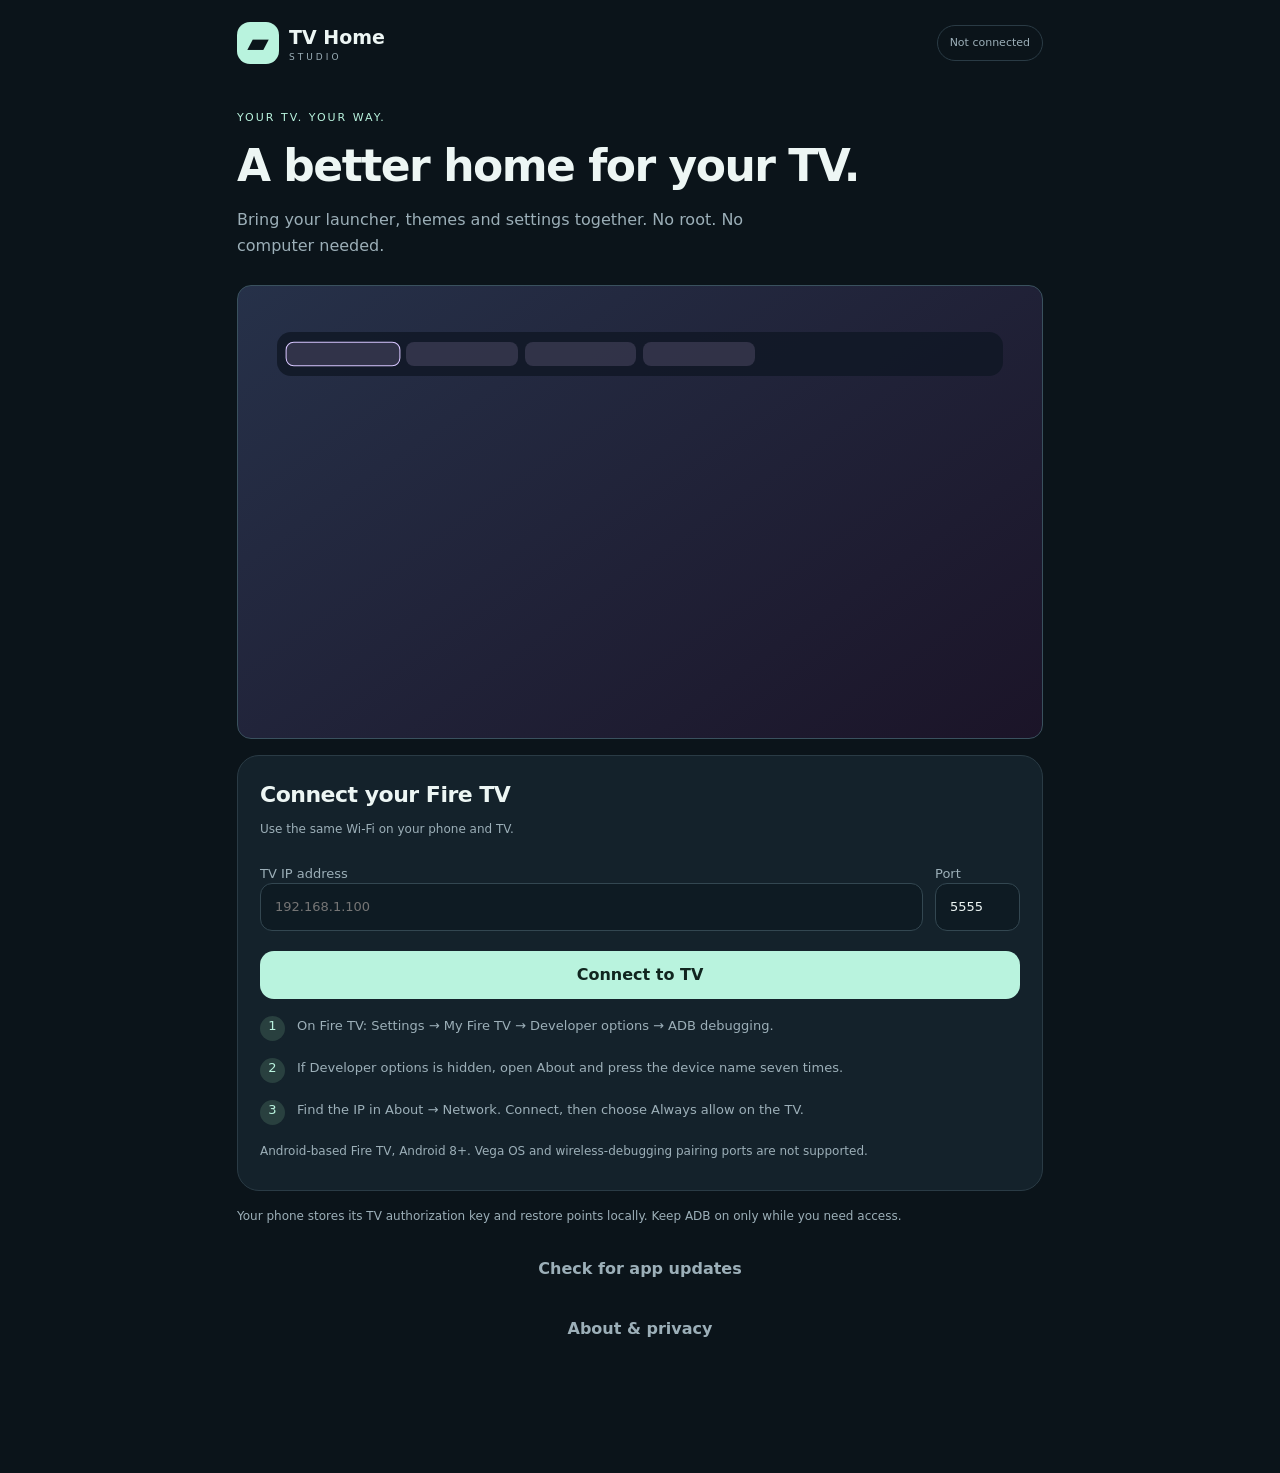
<file: launcher/companion/src/main/assets/index.html>
<!doctype html>
<html lang="en"><head><meta charset="utf-8"><meta name="viewport" content="width=device-width,initial-scale=1,viewport-fit=cover"><meta http-equiv="Content-Security-Policy" content="default-src 'none'; script-src 'self'; style-src 'self'; img-src data:; connect-src 'none'; frame-src 'none'; base-uri 'none'; form-action 'none'"><link rel="icon" href="data:,"><title>TV Home Studio</title><link rel="stylesheet" href="style.css"></head>
<body><header><div class="mark" aria-hidden="true">▰</div><div><strong>TV Home</strong><small>STUDIO</small></div><button id="connection" class="connection">Not connected</button></header>
<aside id="appUpdate" class="updateNotice" hidden aria-label="App update"></aside><main id="main"></main><nav id="nav" aria-label="Main navigation" hidden><button data-tab="overview">⌂<span>Overview</span></button><button data-tab="themes">▧<span>Themes</span></button><button data-tab="apps">▦<span>Apps</span></button><button data-tab="system">⚙<span>Controls</span></button></nav>
<div id="busy" class="busy" hidden role="status"><span class="spinner"></span><span id="progress">Working…</span></div><div id="toast" role="status" hidden></div><dialog id="dialog"><div id="dialogContent"></div><button id="closeDialog" class="quiet full">Close</button></dialog><script src="app.js"></script></body></html>
</file>
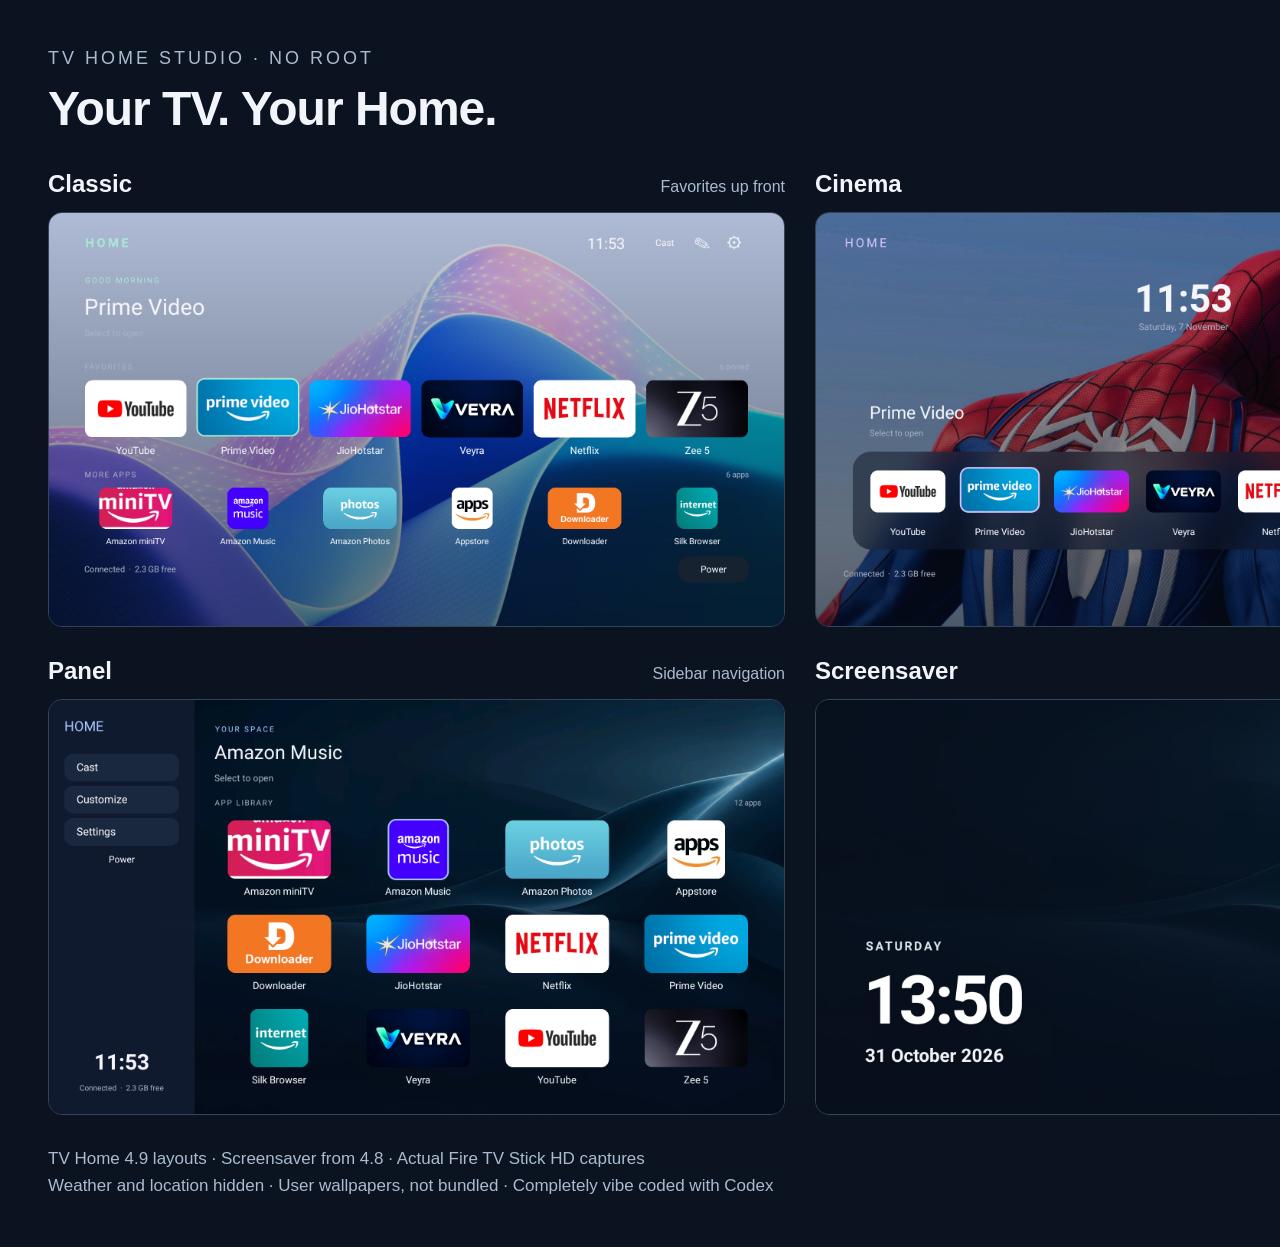
<file: docs/images/comparison.html>
<!doctype html><html lang="en"><meta charset="utf-8"><title>TV Home Studio</title>
<style>*{box-sizing:border-box}body{margin:0;padding:48px;width:1600px;background:#0b1320;color:#f1f5fb;font-family:Arial,sans-serif}header p{font-size:18px;letter-spacing:3px;color:#aabbd0;margin:0 0 12px}h1{font-size:48px;margin:0 0 34px;letter-spacing:-1px}.grid{display:grid;grid-template-columns:1fr 1fr;gap:30px}h2{font-size:24px;margin:0 0 14px;display:flex;justify-content:space-between;align-items:baseline}h2 span{font-size:16px;color:#aabbd0;font-weight:400}img{width:100%;display:block;border:1px solid #34445b;border-radius:14px}footer{font-size:17px;line-height:1.6;color:#aabbd0;margin-top:30px}</style>
<header><p>TV HOME STUDIO · NO ROOT</p><h1>Your TV. Your Home.</h1></header><div class="grid">
<section><h2>Classic <span>Favorites up front</span></h2><img src="classic.png" alt="Classic layout"></section>
<section><h2>Cinema <span>A floating app dock</span></h2><img src="cinema.png" alt="Cinema layout"></section>
<section><h2>Panel <span>Sidebar navigation</span></h2><img src="panel.png" alt="Panel layout"></section>
<section><h2>Screensaver <span>Your wallpaper, a quieter moment</span></h2><img src="screensaver.png" alt="Wallpaper screensaver"></section></div>
<footer>TV Home 4.9 layouts · Screensaver from 4.8 · Actual Fire TV Stick HD captures<br>Weather and location hidden · User wallpapers, not bundled · Completely vibe coded with Codex</footer></html>
</file>
<file: launcher/companion/src/main/assets/style.css>
:root{color-scheme:dark;--bg:#0b141a;--panel:#14222b;--border:#2a3b45;--ink:#edf6f4;--muted:#9cafb8;--mint:#b9f3de;--radius:22px}*{box-sizing:border-box}body{margin:0;background:var(--bg);color:var(--ink);font:16px/1.5 system-ui,-apple-system,sans-serif;-webkit-tap-highlight-color:transparent}button,input,select{font:inherit}button{cursor:pointer;border:0}button:focus-visible,input:focus,select:focus{outline:2px solid var(--mint);outline-offset:3px}button:disabled{opacity:.45;cursor:default}header{display:flex;align-items:center;gap:10px;padding:22px 22px 12px;max-width:850px;margin:auto}header strong{font-size:19px}header small{display:block;color:var(--muted);font-size:9px;letter-spacing:3px;line-height:1.2}.mark{background:var(--mint);color:var(--bg);font-size:28px;width:42px;height:42px;border-radius:13px;text-align:center}.connection{margin-left:auto;border:1px solid var(--border);background:transparent;border-radius:30px;color:var(--muted);padding:9px 12px;font-size:11px;max-width:44%;overflow:hidden;text-overflow:ellipsis;white-space:nowrap}.connection.online{color:var(--mint)}main{max-width:850px;margin:auto;padding:20px 22px 120px}h1{font-weight:550;font-size:36px;letter-spacing:-1.5px;line-height:1.14;margin:12px 0 16px}h2{font-weight:550;font-size:22px;letter-spacing:-.5px;margin:0 0 9px}h3{font-size:16px;margin:0 0 6px;font-weight:600}p{margin:8px 0;color:var(--muted)}.eyebrow{font-size:11px;letter-spacing:2px;text-transform:uppercase;color:var(--mint);margin:14px 0}.lead{font-size:16px;line-height:1.65;margin-bottom:26px;max-width:540px}.card{background:var(--panel);border:1px solid var(--border);border-radius:var(--radius);padding:22px;margin:16px 0}.card.hero{background:linear-gradient(125deg,#243e46,#162830);border-color:#36525c}.hero h2{font-size:27px}.tag{display:inline-block;background:#28463e;color:var(--mint);padding:4px 10px;border-radius:20px;font-size:11px;margin:0 0 15px}.primary,.secondary,.quiet{border-radius:14px;min-height:48px;padding:12px 18px;font-weight:600}.primary{background:var(--mint);color:#10251f}.secondary{background:#233640;color:var(--ink);border:1px solid #3b525e}.quiet{background:transparent;color:var(--muted)}.full{width:100%;margin-top:12px}.row{display:flex;align-items:center;gap:12px}.row.between{justify-content:space-between}.grow{flex:1;min-width:0}.small{font-size:12px;line-height:1.5}.label{display:block;color:var(--muted);font-size:13px;margin:18px 0 8px}input:not([type=checkbox]),select{width:100%;background:#0e1b23;border:1px solid #334751;color:var(--ink);border-radius:12px;padding:13px 14px;min-width:0}input[type=checkbox]{width:21px;height:21px;accent-color:var(--mint);flex-shrink:0}.fieldrow{display:grid;grid-template-columns:1fr 85px;gap:12px}.choice{display:flex;align-items:center;gap:12px;padding:15px 0;border-bottom:1px solid var(--border)}.choice:last-child{border:0}.choice label{flex:1}.choice strong{font-size:14px;font-weight:550;display:block}.choice small{display:block;color:var(--muted);font-size:11px;overflow-wrap:anywhere;margin-top:4px}.segments{display:flex;gap:8px;margin:16px 0}.segments button{flex:1;min-width:0;background:#0e1a21;color:var(--muted);border:1px solid var(--border);border-radius:14px;padding:12px 6px;font-size:13px}.segments button.selected{border-color:var(--mint);color:var(--mint);background:#1e3935}.preview{position:relative;aspect-ratio:16/9;background:linear-gradient(140deg,#1e4151,#0a1522);border-radius:14px;overflow:hidden;padding:12px;border:1px solid #3a515e}.preview img{position:absolute;inset:0;width:100%;height:100%;object-fit:cover;opacity:.45}.preview .pbar,.preview .ptitle,.preview .ptiles{position:relative}.pbar{height:6px;width:25%;background:#badad4;border-radius:3px;margin-bottom:17px}.ptitle{height:10px;width:53%;background:#d8e9e7;border-radius:4px;margin-bottom:16px}.ptiles{display:grid;grid-template-columns:repeat(4,1fr);gap:6px}.ptiles i{display:block;height:30px;border-radius:5px;background:#92bdb447}.preview.cinema .ptitle{margin-top:24px;margin-bottom:30px}.preview.cinema .ptiles i{height:22px}.preview.compact .ptiles{grid-template-columns:repeat(6,1fr)}.preview.compact .ptiles i{height:24px}.themes{display:grid;gap:16px}.theme{border:1px solid var(--border);border-radius:20px;padding:14px;background:var(--panel)}.theme.active{border-color:#729e90}.theme .row{margin-top:14px}.theme .quiet{padding:6px 10px;min-height:40px}.theme .primary{font-size:12px;min-height:40px;padding:8px 12px}.miniGallery{display:flex;gap:10px;flex-wrap:wrap;margin:14px 0}.photo{width:88px;position:relative}.photo img,.photo .placeholder{width:88px;height:54px;object-fit:cover;border-radius:8px;background:#263d46}.photo button{position:absolute;right:2px;top:2px;background:#091118cf;color:white;border-radius:50%;width:23px;height:23px}.empty{padding:22px 0;color:var(--muted);font-size:14px}.divider{height:1px;background:var(--border);margin:22px 0}nav{display:flex;position:fixed;bottom:0;left:0;right:0;justify-content:center;padding:10px 12px max(12px,env(safe-area-inset-bottom));background:#0d191ff5;border-top:1px solid #2a3b45;backdrop-filter:blur(18px);z-index:5}nav button{flex:1;max-width:180px;background:transparent;color:var(--muted);font-size:23px;padding:4px}nav span{display:block;font-size:11px;margin-top:3px}nav button.active{color:var(--mint)}.busy{position:fixed;inset:0;background:#091119d9;z-index:30;display:flex;align-items:center;justify-content:center;flex-direction:column;padding:30px;text-align:center;gap:18px;backdrop-filter:blur(8px)}.spinner{width:26px;height:26px;border:2px solid #415a60;border-top-color:var(--mint);border-radius:50%;animation:spin 1s linear infinite}@keyframes spin{to{transform:rotate(360deg)}}[hidden]{display:none!important}dialog{width:calc(100% - 28px);max-width:580px;max-height:88vh;overflow:auto;background:#14222b;color:var(--ink);border:1px solid #3b535f;border-radius:24px;padding:24px}dialog::backdrop{background:#03090ed9}#toast{position:fixed;bottom:95px;left:18px;right:18px;max-width:720px;margin:auto;padding:15px 18px;border:1px solid #577365;border-radius:16px;background:#213c34;color:var(--ink);z-index:40;font-size:14px}.resultline{padding:12px 0;border-bottom:1px solid var(--border);font-size:13px;overflow-wrap:anywhere}.appActions{display:flex;gap:5px}.appActions button{font-size:12px;min-height:40px;border-radius:10px;background:#22383f;color:var(--ink);padding:8px}.appActions button.on{color:var(--mint);background:#2a4a41}.note{color:#c5d8da;font-size:12px;line-height:1.6;padding:14px;border-left:2px solid #789f98;background:#0c1a21;border-radius:0 10px 10px 0;margin-top:16px}.steps{counter-reset:steps}.steps p{display:flex;gap:12px;font-size:13px;margin:17px 0}.steps p::before{counter-increment:steps;content:counter(steps);background:#29403f;color:var(--mint);width:25px;height:25px;border-radius:50%;text-align:center;flex-shrink:0}.scrollText{white-space:pre-wrap;font-size:12px;color:var(--muted)}@media(min-width:650px){.themes{grid-template-columns:repeat(2,1fr)}h1{font-size:44px}}@media(prefers-reduced-motion:reduce){.spinner{animation:none}}

/* Older Android WebViews lack aspect-ratio and flex gap. */
.preview{height:180px}@supports(aspect-ratio:16/9){.preview{height:auto}}
.row,.segments,header{gap:0}.row>*+*{margin-left:12px}.segments>*+*{margin-left:8px}.mark{margin-right:10px}.miniGallery{gap:0}.photo{margin:0 10px 10px 0}

/* The previews mirror each native composition, not just its density. */
.preview .pbar{background:none;color:#b9f3de;width:auto;height:auto;font-size:9px;letter-spacing:2px;margin:0 0 14px}
.preview .ptitle{background:none;color:#edf6f4;width:auto;height:auto;font-size:15px;font-weight:550;margin:15px 0 18px}
.preview small{font-size:7px;color:#b7c6cb;letter-spacing:1px}.preview .ptiles{margin-top:8px}.preview .ptiles.more{grid-template-columns:repeat(6,1fr);margin-top:12px}.preview .ptiles.more i{height:16px}
.preview.cinema{background:linear-gradient(120deg,#291d21,#10131e);padding:16px}.preview.cinema .pbar{color:#ffd29b}.preview.cinema .pstage{display:flex;justify-content:space-between;position:relative;margin:12px 0 20px;min-height:58px}.pstage strong{white-space:pre-line;font-size:21px;line-height:1.2;font-weight:500;max-width:75%}.pstage span{font-size:10px;color:#d8c5b1}.preview.cinema .ptiles{grid-template-columns:repeat(5,1fr)}.preview.cinema .ptiles i{height:31px;border-radius:4px;background:#a67e594f}.preview.cinema .ptiles i:first-child{border-bottom:2px solid #ffd29b;transform:translateY(-3px)}
.preview.compact{padding:0;display:flex;background:#101e33}.preview.compact .pside{position:relative;width:28%;padding:14px 9px;background:#172843;flex-shrink:0}.preview.compact .pbar{color:#a8c6ff;font-size:8px;letter-spacing:2px;margin-bottom:9px}.pside small{display:block;margin:8px 0;letter-spacing:0;font-size:7px}.ptime{font-size:15px;margin-bottom:14px}.pgrid{padding:18px 12px;position:relative;flex:1}.pgrid strong{font-size:14px}.preview.compact .ptiles{grid-template-columns:repeat(4,1fr);margin-top:16px;gap:6px}.preview.compact .ptiles i{height:38px;background:#5576a448;border-radius:4px}.preview.compact .ptiles i:first-child{outline:1px solid #a8c6ff;transform:scale(1.04)}.optionsTitle{margin-top:28px}.photo small{font-size:10px;color:var(--muted)}.theme .row{align-items:flex-start}.theme .quiet{font-size:11px;padding:8px 4px}.theme .small{min-height:54px}

.preview.cinema{background:linear-gradient(145deg,#263149,#1b1428)}.preview.cinema .pbar{color:#d7c6ff;margin:0}.preview.cinema .pstage{display:block;text-align:center;margin:14px 0 18px;min-height:56px}.pstage strong{display:block;max-width:none;font-size:32px;font-weight:300;line-height:1.1}.pstage span{display:block;font-size:8px;color:#e6deed;margin-top:7px}.preview.cinema .ptiles{grid-template-columns:repeat(6,1fr);background:#101724ce;border-radius:14px;padding:8px;gap:6px;margin:0 auto;max-width:94%}.preview.cinema .ptiles i{height:24px;border-radius:8px;background:#8b7ca540}.preview.cinema .ptiles i:first-child{border:1px solid #d7c6ff;transform:translateY(-2px)}

.preview.compact .pside{display:flex;flex-direction:column}.pside small{background:#30456066;border-radius:4px;padding:5px;margin:3px 0}.pside small:first-of-type{background:#375b83;border-left:2px solid #a8c6ff}.ptime{margin-top:auto;margin-bottom:0;padding-top:12px}.preview.cinema .ptiles{padding:10px;gap:7px}.preview.cinema .ptiles i{transform:none}.preview.cinema .ptiles i:first-child{transform:scale(1.025)}

/* Cinema: bold time, caption aligned to the floating dock. */
.preview.cinema .pstage strong{font-weight:700}.preview.cinema .pstage span{text-align:left;max-width:94%;margin:7px auto 0;padding:0 10px}

.updateNotice{max-width:760px;margin:0 auto;padding:0 24px}.updateNotice button{font-size:13px;text-align:left;min-height:40px;padding:9px 14px}
</file>
